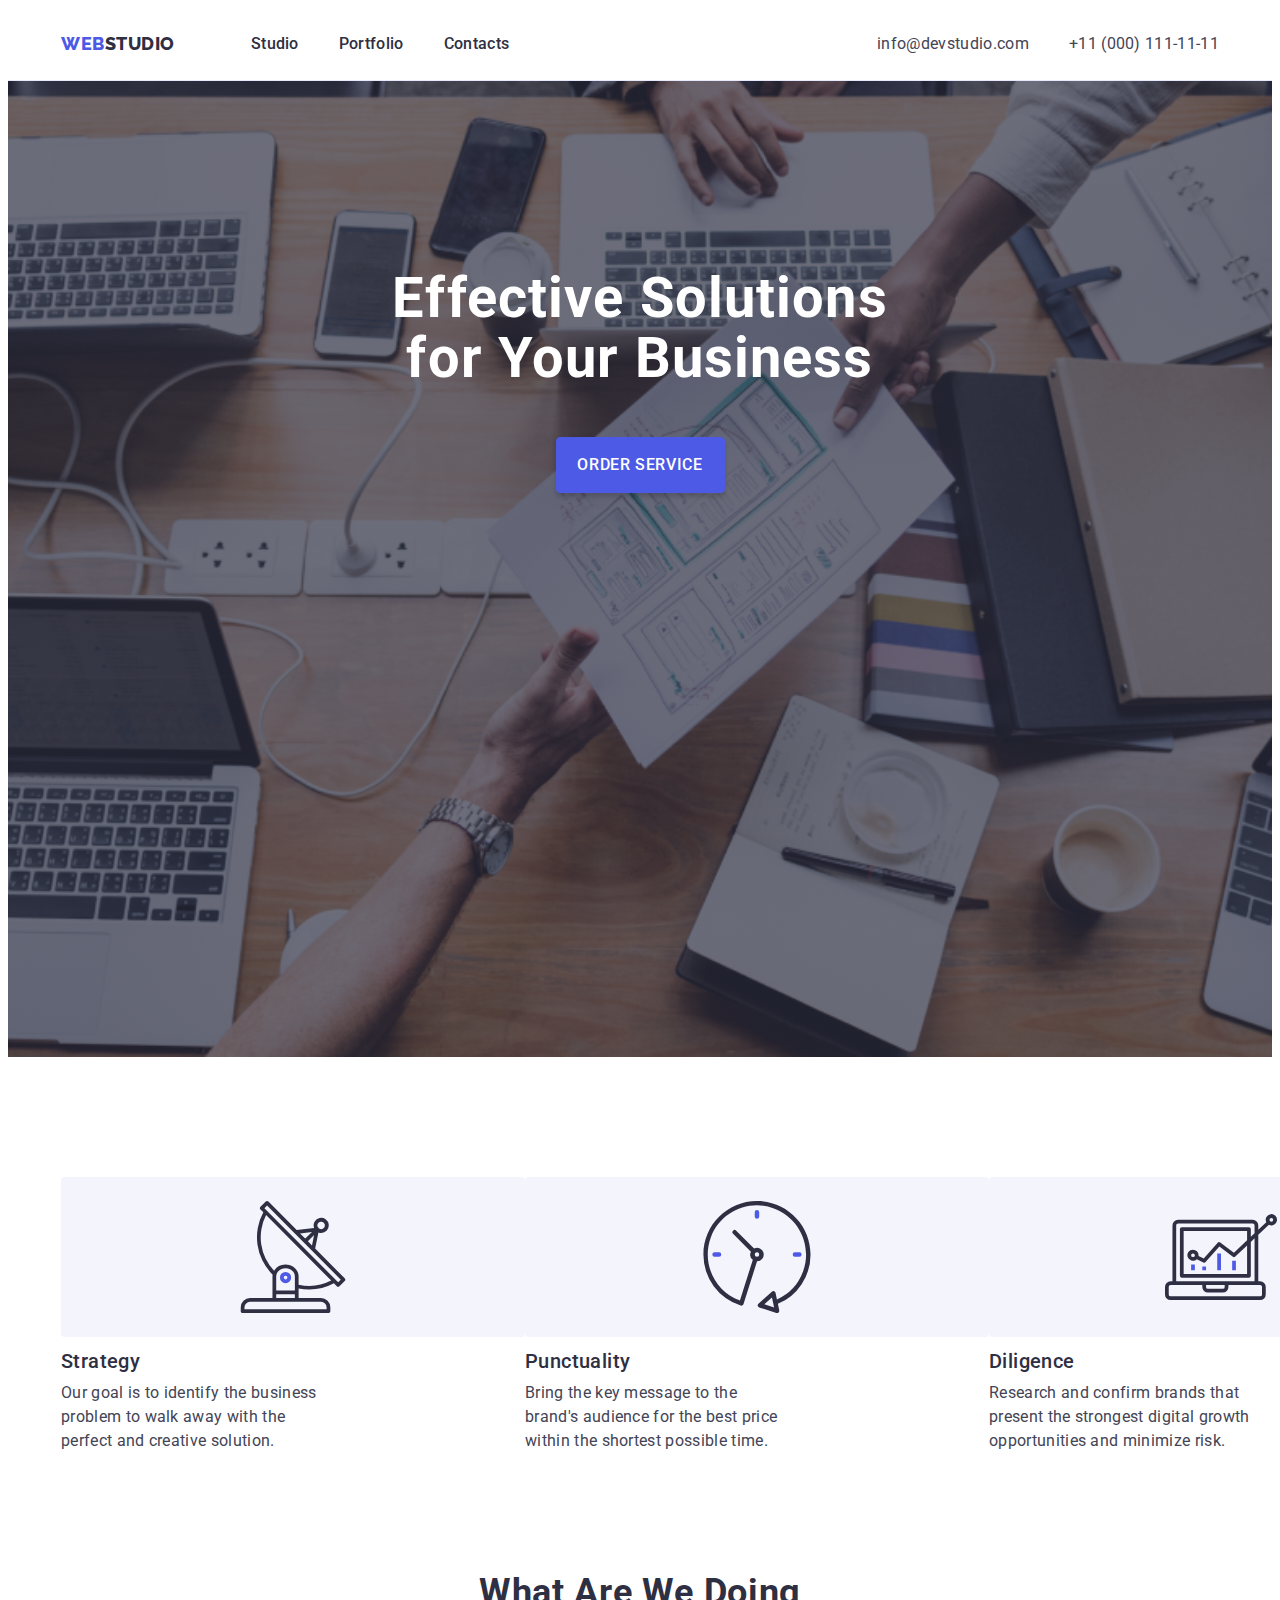
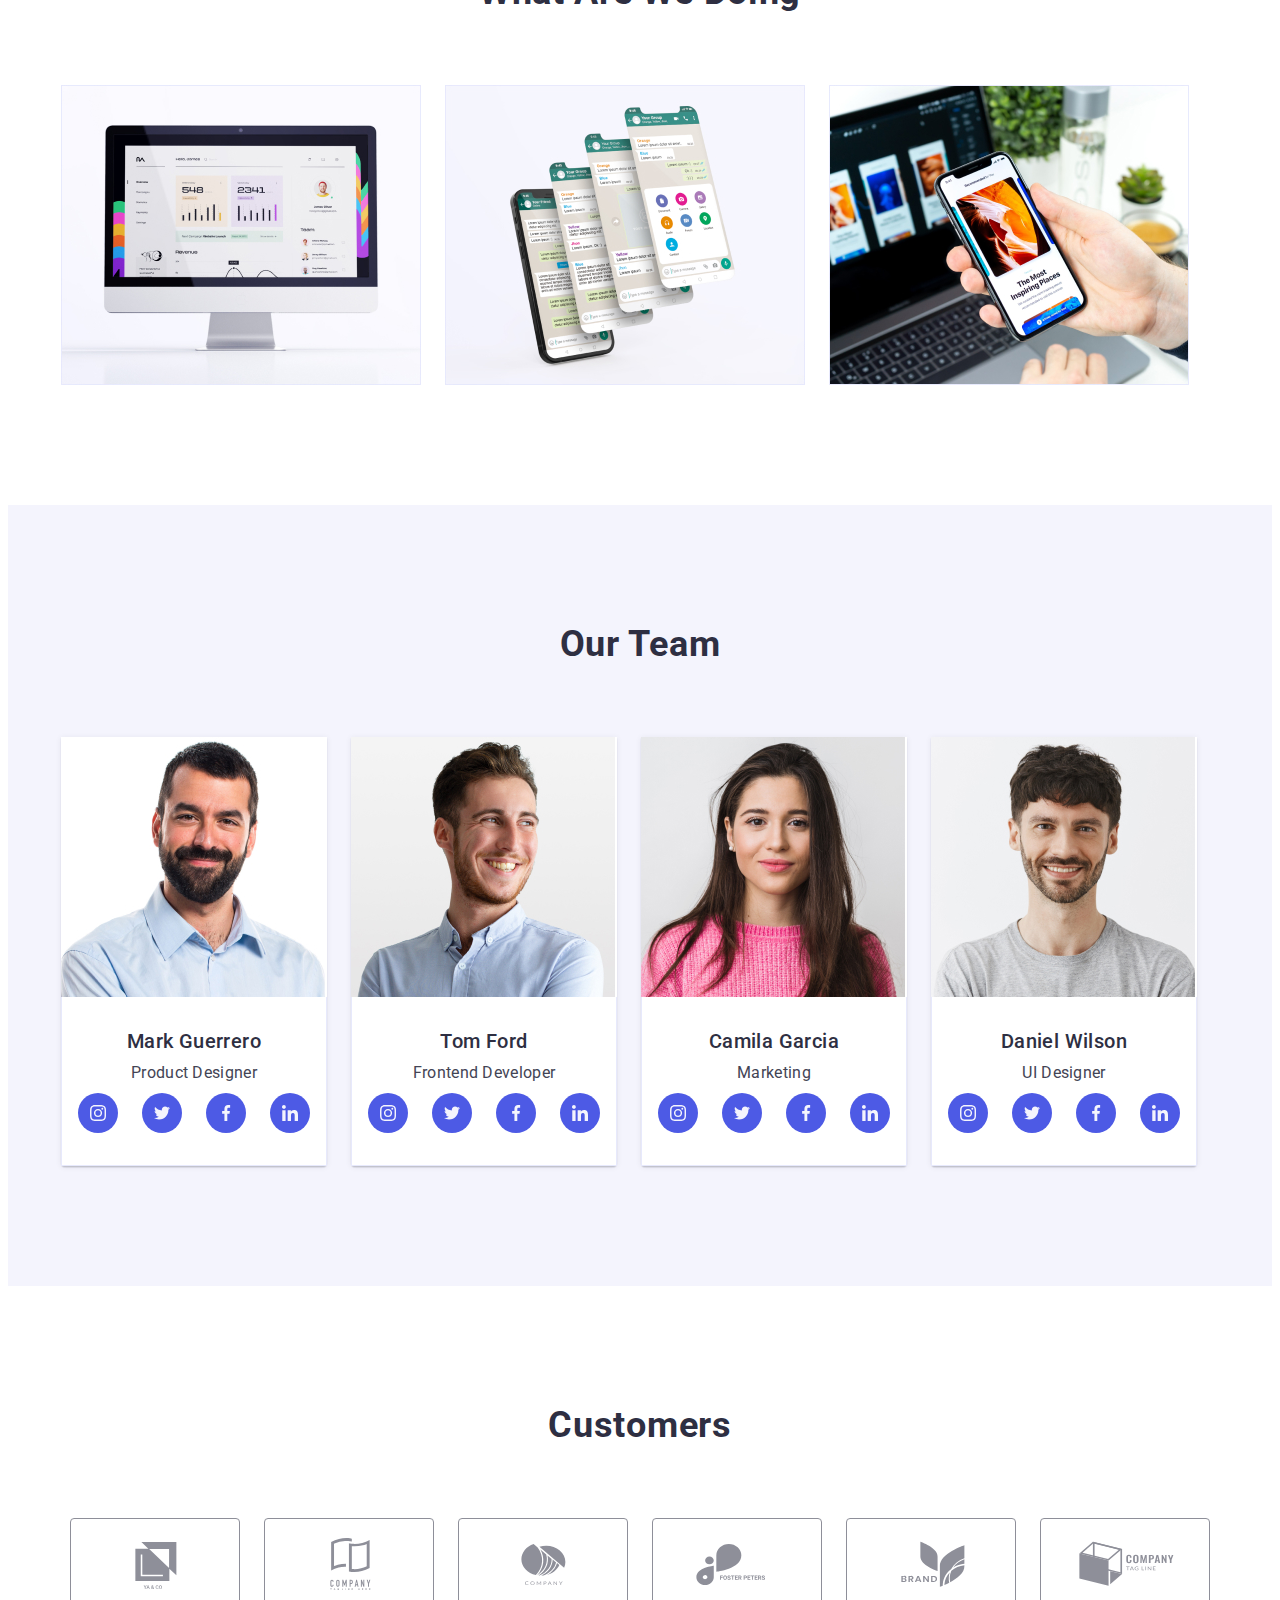
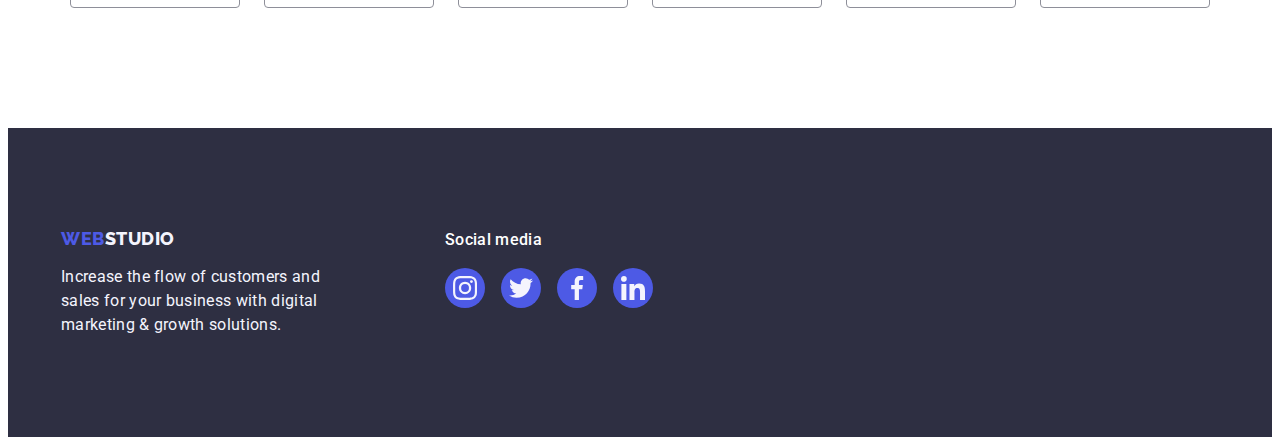
<file: index.html>
<!DOCTYPE html>
<html lang="en">
<head>
    <meta charset="UTF-8">
    <meta http-equiv="X-UA-Compatible" content="IE=edge">
    <meta name="viewport" content="width=device-width, initial-scale=1.0">
    <title>WebStudio</title>
    <link rel="preconnect" href="https://fonts.googleapis.com">
    <link rel="preconnect" href="https://fonts.gstatic.com" crossorigin>
    <link href="https://fonts.googleapis.com/css2?family=Raleway:wght@800&family=Roboto:wght@400;500;600;700&display=swap" rel="stylesheet">
    <link rel="stylesheet" href="https://cdnjs.cloudflare.com/ajax/libs/modern-normalize/1.1.0/modern-normalize.min.css" integrity="sha512-wpPYUAdjBVSE4KJnH1VR1HeZfpl1ub8YT/NKx4PuQ5NmX2tKuGu6U/JRp5y+Y8XG2tV+wKQpNHVUX03MfMFn9Q==" crossorigin="anonymous" referrerpolicy="no-referrer" />
    <link rel="stylesheet" href="./css/styles.css">
</head>
<body>
    <header class="header">
    <div class="container header-container">  
    <nav class="header-navigation">
        <a href="./index.html" class="header-logo link">Web<span class="header-span">Studio</span></a>
        <ul class="header-list list">
           <li class="header-item"><a class="header-link link" href="./index.html">Studio</a></li>
           <li class="header-item"><a class="header-link link" href="./portfolio.html">Portfolio</a></li>
           <li class="header-item"><a class="header-link link" href="">Contacts</a></li>
        </ul>
    </nav>
      <address class="header-adress">
        <ul class="header-list-contacts list">
          <li class="header-item"><a class="header-contact link" href="mailto:info@devstudio.com">info@devstudio.com</a></li>
          <li class="header-item"><a class="header-contact link" href="tel:+110001111111">+11 (000) 111-11-11</a></li>
        </ul>
      </address>
    </div>  
    </header>
    <main>
        <section class="solutions">
        <div class="container">    
            <h1 class="solutions-title">Effective Solutions for Your Business</h1>
            <button class="solutions-btn" type="button">Order Service</button>
        </div>
        </section>
        <section class="principles">
        <div class="container">    
            <h2 hidden class="principles-title">Working principles</h2>
            
            <ul  class="principles-list list">
                <li class="principles-item">
                    <svg class="principles-feauters-icon" width="64" height="64">
                        <use href="./images/icons.svg#icon-antenna-1"></use>
                    </svg>
                    <h3 class="principles-title">Strategy</h3>
                    <p class="principles-text">Our goal is to identify the business problem to walk away with the perfect and creative solution. </p>
                
                </li>
                <li class="principles-item">
                    
                    <svg class="principles-feauters-icon" width="64" height="64">
                        <use href="./images/icons.svg#icon-clock-1"></use>
                    </svg>
                    
                    <h3 class="principles-title">Punctuality</h3>
                    <p class="principles-text">Bring the key message to the brand's audience for the best price within the shortest possible time.</p>
                
                </li>
                <li class="principles-item">
                    
                    <svg class="principles-feauters-icon" width="64" height="64">
                        <use href="./images/icons.svg#icon-diagram-1"></use>
                    </svg>
                    
                    <h3 class="principles-title">Diligence</h3>
                    <p class="principles-text">Research and confirm brands that present the strongest digital growth opportunities and minimize risk.</p>
                
                </li>
                <li class="principles-item">   
                    <svg class="principles-feauters-icon" width="64" height="64">
                        <use href="./images/icons.svg#icon-astronaut-1"></use>
                    </svg>      
                    <h3 class="principles-title">Technologies</h3>
                    <p class="principles-text">Design practice focused on digital experiences. We bring forth a deep passion for problem-solving.</p>
                
                </li>
            </ul>  
        </div>   
        </section>
            <section class="job">
            <div class="container">    
            <h2 class="job-title">What are we doing</h2>
            <ul class="job-list list">
            <li class="job-item">
                <img src="./images/computer.jpg" alt="computer" width="360" height="300">
            </li>

            <li class="job-item">
                <img src="./images/messenger.jpg" alt="mesengers" width="360" height="300">
            </li>

            <li class="job-item">
                <img src="./images/work-place.jpg" alt="smartfone" width="360" height="300">
            </li>    
            </ul>    
            </div>
        </section>
        <section class="team">
        <div class="container">
            <h2 class="team-title">Our Team</h2>
            <ul class="team-list list">
                <li class="team-item"><img src="./images/mark.jpg" alt="Mark Guerrero" width="264" height="260">
                    <div class="card-container">
                        <h3 class="team-subtitle">Mark Guerrero</h3>
                        <p class="team-text">Product Designer</p>
                        <ul class="team-soc-list list">
                            <li class="team-soc-item"><a href="" class="team-soc-link link">
                                <svg class="team-soc-icon" width="16" height="16">
                                    <use href="./images/icons.svg#icon-instagram"></use>
                                </svg>
                            </a></li>
                            <li class="team-soc-item"><a href="" class="team-soc-link link">
                                <svg class="team-soc-icon" width="16" height="16">
                                    <use href="./images/icons.svg#icon-twitter"></use>
                                </svg>
                            </a></li>
                            <li class="team-soc-item"><a href="" class="team-soc-link link">
                                <svg class="team-soc-icon" width="16" height="16">
                                    <use href="./images/icons.svg#icon-facebook"></use>
                                </svg>
                            </a></li>
                            <li class="team-soc-item"><a href="" class="team-soc-link link">
                                <svg class="team-soc-icon" width="16" height="16">
                                    <use href="./images/icons.svg#icon-linkedin"></use>
                                </svg>
                            </a></li>
                        </ul>
                    </div>
                </li>
                <li class="team-item"><img src="./images/tom.jpg" alt="Tom Ford" width="264" height="260">
                    <div class="card-container">
                        <h3 class="team-subtitle">Tom Ford</h3>
                        <p class="team-text">Frontend Developer</p>
                        <ul class="team-soc-list list">
                            <li class="team-soc-item"><a href="" class="team-soc-link link">
                                <svg class="team-soc-icon" width="16" height="16">
                                    <use href="./images/icons.svg#icon-instagram"></use>
                                </svg>
                            </a></li>
                            <li class="team-soc-item"><a href="" class="team-soc-link link">
                                <svg class="team-soc-icon" width="16" height="16">
                                    <use href="./images/icons.svg#icon-twitter"></use>
                                </svg>
                            </a></li>
                            <li class="team-soc-item"><a href="" class="team-soc-link link">
                                <svg class="team-soc-icon" width="16" height="16">
                                    <use href="./images/icons.svg#icon-facebook"></use>
                                </svg>
                            </a></li>
                            <li class="team-soc-item"><a href="" class="team-soc-link link">
                                <svg class="team-soc-icon" width="16" height="16">
                                    <use href="./images/icons.svg#icon-linkedin"></use>
                                </svg>
                            </a></li>
                        </ul>
                    </div>
                </li>
                <li class="team-item"><img src="./images/camila.jpg" alt="Camila Garcia" width="264" height="260">
                    <div class="card-container">
                        <h3 class="team-subtitle">Camila Garcia</h3>
                        <p class="team-text">Marketing</p>
                        <ul class="team-soc-list list">
                            <li class="team-soc-item"><a href="" class="team-soc-link link">
                                <svg class="team-soc-icon" width="16" height="16">
                                    <use href="./images/icons.svg#icon-instagram"></use>
                                </svg>
                            </a></li>
                            <li class="team-soc-item"><a href="" class="team-soc-link link">
                                <svg class="team-soc-icon" width="16" height="16">
                                    <use href="./images/icons.svg#icon-twitter"></use>
                                </svg>
                            </a></li>
                            <li class="team-soc-item"><a href="" class="team-soc-link link">
                                <svg class="team-soc-icon" width="16" height="16">
                                    <use href="./images/icons.svg#icon-facebook"></use>
                                </svg>
                            </a></li>
                            <li class="team-soc-item"><a href="" class="team-soc-link link">
                                <svg class="team-soc-icon" width="16" height="16">
                                    <use href="./images/icons.svg#icon-linkedin"></use>
                                </svg>
                            </a></li>
                        </ul>
                    </div>
                </li>
                <li class="team-item"><img src="./images/deniel.jpg" alt="Daniel Wilson" width="264" height="260">
                    <div class="card-container">
                        <h3 class="team-subtitle">Daniel Wilson</h3>
                        <p class="team-text">UI Designer</p>
                        <ul class="team-soc-list list">
                            <li class="team-soc-item"><a href="" class="team-soc-link link">
                                <svg class="team-soc-icon" width="16" height="16">
                                    <use href="./images/icons.svg#icon-instagram"></use>
                                </svg>
                            </a></li>
                            <li class="team-soc-item"><a href="" class="team-soc-link link">
                                <svg class="team-soc-icon" width="16" height="16">
                                    <use href="./images/icons.svg#icon-twitter"></use>
                                </svg>
                            </a></li>
                            <li class="team-soc-item"><a href="" class="team-soc-link link">
                                <svg class="team-soc-icon" width="16" height="16">
                                    <use href="./images/icons.svg#icon-facebook"></use>
                                </svg>
                            </a></li>
                            <li class="team-soc-item"><a href="" class="team-soc-link link">
                                <svg class="team-soc-icon" width="16" height="16">
                                    <use href="./images/icons.svg#icon-linkedin"></use>
                                </svg>
                            </a></li>
                        </ul>
                    </div>   
                </li>
            </ul>
        </div>
        </section>
        <section class="customers">
        <div class="container">
            <h2 class="customers-title">Customers</h4>
            <ul class="customers-list list">
                <li class="customers-item">
                <div class="customers-logos-container">
                    <a class="customers-link link" href>
                        <svg class="customers-icon" width="104" height="56">
                            <use href="./images/icons.svg#icon-Logo-0"></use>
                        </svg>
                    </a>
                </div>
                </li>
                <li class="customers-item">
                <div class="customers-logos-container">
                    <a class="customers-link link" href>
                        <svg class="customers-icon" width="104" height="56">
                            <use href="./images/icons.svg#icon-Logo-1"></use>
                        </svg>
                    </a>
                </div>
                </li>
                <li class="customers-item">
                <div class="customers-logos-container">
                    <a class="customers-link link" href>
                        <svg class="customers-icon" width="104" height="56">
                            <use href="./images/icons.svg#icon-Logo-2"></use>
                        </svg>
                    </a>
                </div>
                </li>
                <li class="customers-item">
                    <div class="customers-logos-container">
                    <a class="customers-link link" href>
                        <svg class="customers-icon" width="104" height="56">
                            <use href="./images/icons.svg#icon-Logo-3"></use>
                        </svg>
                    </a>
                </div>
                </li>
                <li class="customers-item">
                <div class="customers-logos-container">
                    <a class="customers-link link" href>
                        <svg class="customers-icon" width="104" height="56">
                            <use href="./images/icons.svg#icon-Logo-4"></use>
                        </svg>
                    </a>
                </div>
                </li>
                <li class="customers-item">
                <div class="customers-logos-container">
                    <a class="customers-link link" href>
                        <svg class="customers-icon" width="104" height="56">
                            <use href="./images/icons.svg#icon-Logo-5"></use>
                        </svg>
                    </a>
                </div>
                </li>
            </ul>
        </div>
        </section>
    </main>
    <footer class="footer">
    <div class="container footer-container">    
        <div class="footer-logotype">
            <a  class="footer-logo link" href="./index.html">Web<span class="footer-span">Studio</span></a>
            <p class="footer-text">Increase the flow of customers and sales for your business with digital marketing & growth solutions.</p>
        </div>
            <div class="footer-soc-media">
            <p class="footer-subtitle">Social media</p>
        <ul class="footer-soc-list list">
            <li class="footer-soc-item"><a href="" class="footer-soc-link link">
                <svg class="footer-soc-icon" width="24" height="24">
                    <use href="./images/icons.svg#icon-instagram"></use>
                </svg>
            </a></li>
            <li class="footer-soc-item"><a href="" class="footer-soc-link link">
                <svg class="footer-soc-icon" width="24" height="24">
                    <use href="./images/icons.svg#icon-twitter"></use>
                </svg>
            </a></li>
            <li class="footer-soc-item"><a href="" class="footer-soc-link link">
                <svg class="footer-soc-icon" width="24" height="24">
                    <use href="./images/icons.svg#icon-facebook"></use>
                </svg>
            </a></li>
            <li class="footer-soc-item"><a href="" class="footer-soc-link link">
                <svg class="footer-soc-icon" width="24" height="24">
                    <use href="./images/icons.svg#icon-linkedin"></use>
                </svg>
            </a></li>
        </ul>
        </div>
    </div>    
    </footer>
</body>
</html>
</file>
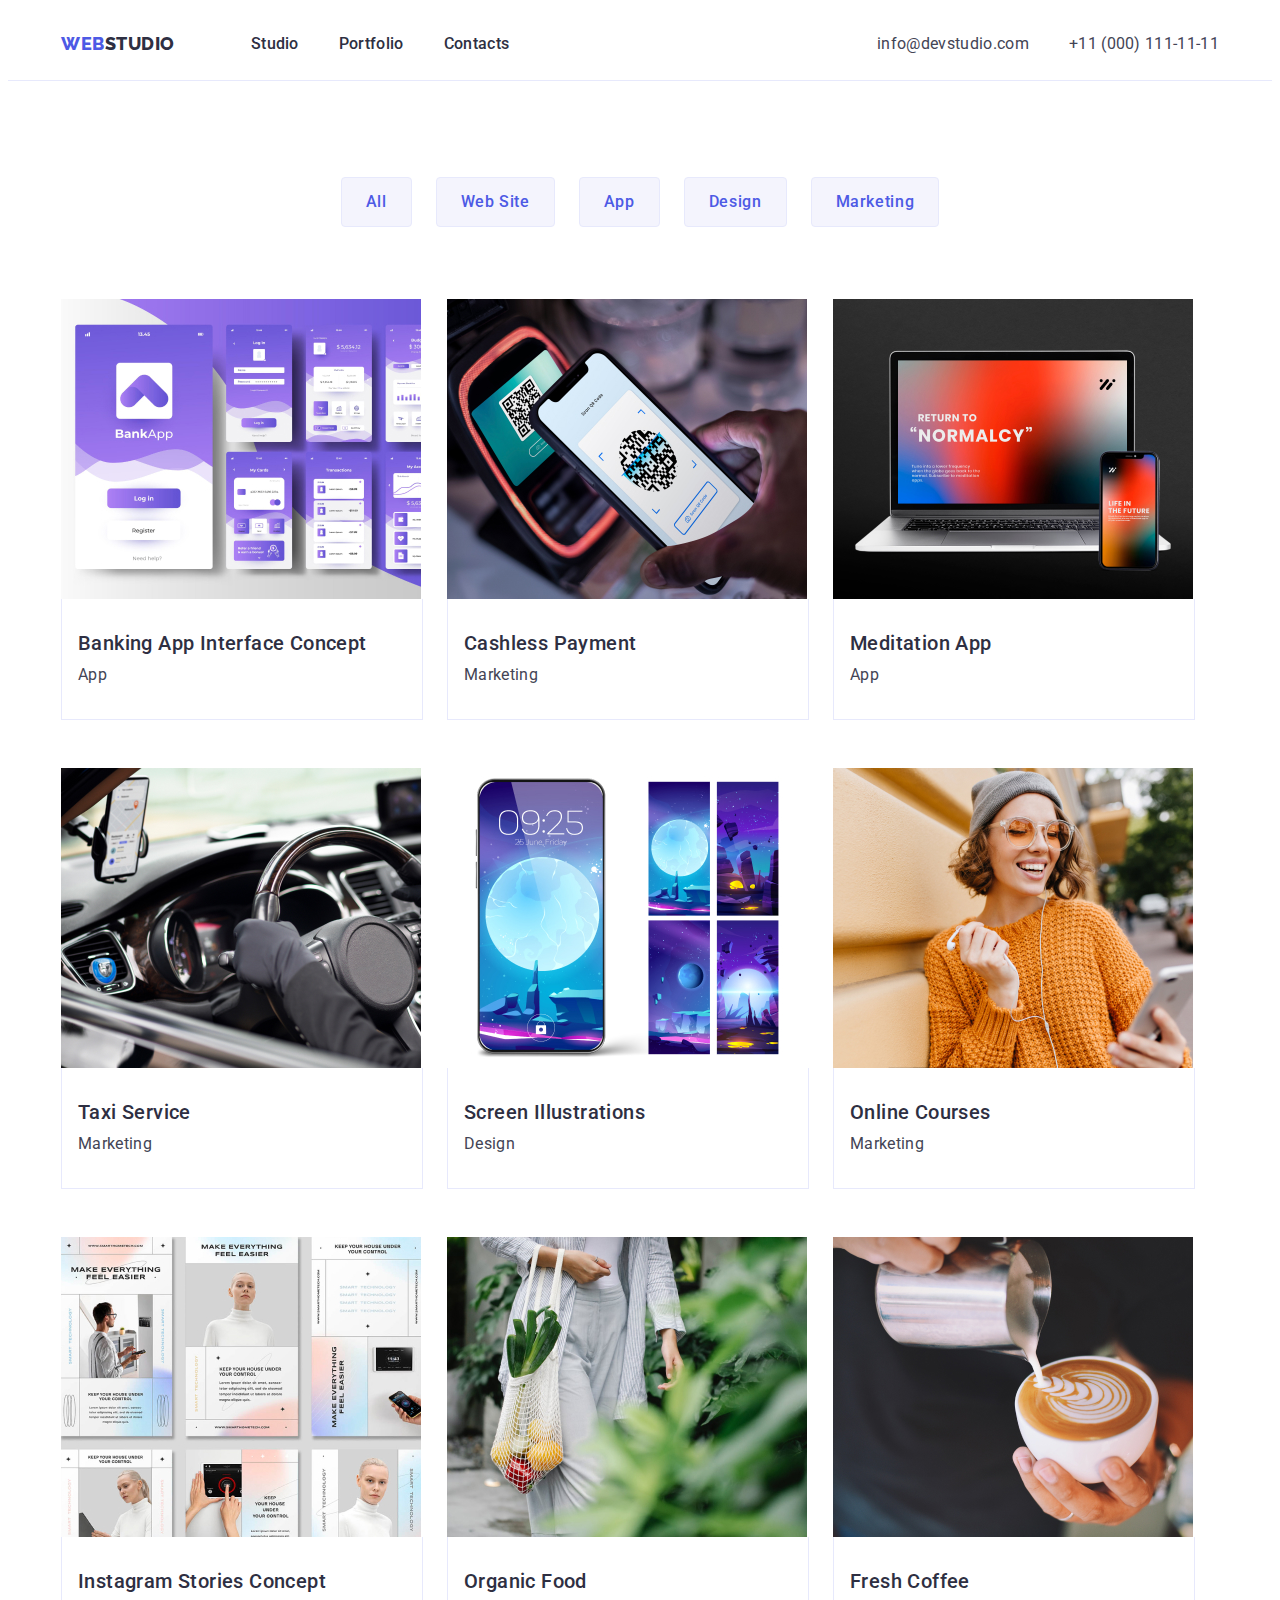
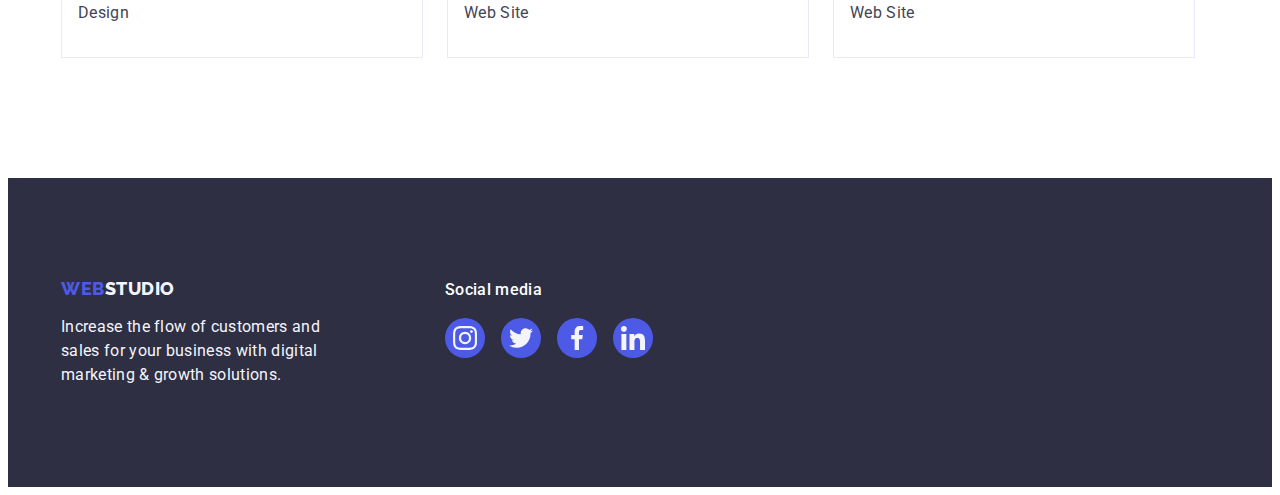
<file: portfolio.html>
<!DOCTYPE html>
<html lang="en">
<head>
    <meta charset="UTF-8">
    <meta http-equiv="X-UA-Compatible" content="IE=edge">
    <meta name="viewport" content="width=device-width, initial-scale=1.0">
    <title>Portfolio</title>
    <link rel="preconnect" href="https://fonts.googleapis.com">
    <link rel="preconnect" href="https://fonts.gstatic.com" crossorigin>
    <link href="https://fonts.googleapis.com/css2?family=Raleway:wght@800&family=Roboto:wght@400;500;600;700&display=swap" rel="stylesheet">
    <link rel="stylesheet" href="https://cdnjs.cloudflare.com/ajax/libs/modern-normalize/1.1.0/modern-normalize.min.css" integrity="sha512-wpPYUAdjBVSE4KJnH1VR1HeZfpl1ub8YT/NKx4PuQ5NmX2tKuGu6U/JRp5y+Y8XG2tV+wKQpNHVUX03MfMFn9Q==" crossorigin="anonymous" referrerpolicy="no-referrer" />
    <link rel="stylesheet" href="./css/styles.css">
</head>
<body>
    <header class="header">
        <div class="container header-container">
        <nav class="header-navigation">
            <a href="./index.html" class="header-logo link">Web<span class="header-span">Studio</span></a>
            <ul class="header-list list">
               <li class="header-item"><a class="header-link link" href="./index.html">Studio</a></li>
               <li class="header-item"><a class="header-link link" href="./portfolio.html">Portfolio</a></li>
               <li class="header-item"><a class="header-link link" href="">Contacts</a></li>
            </ul>
        </nav>
          <address class="header-contacts">
            <ul class="header-list-contacts list">
              <li class="header-item"><a class="header-contact link" href="mailto:info@devstudio.com">info@devstudio.com</a></li>
              <li class="header-item"><a class="header-contact link" href="tel:+110001111111">+11 (000) 111-11-11</a></li>
            </ul>
          </address>
        </div>
        </header>
        <main>
            <section class="portfolio">
            <div class="container">
                <h1 hidden class="portfolio-title">Portfolio</h1>
                <ul class="portfolio-list list">
                    <li class="portfolio-item"><button class="portfolio-btn" type="button">All</button></li>
                    <li class="portfolio-item"><button class="portfolio-btn" type="button">Web Site</button></li>
                    <li class="portfolio-item"><button class="portfolio-btn" type="button">App</button></li>
                    <li class="portfolio-item"><button class="portfolio-btn" type="button">Design</button></li>
                    <li class="portfolio-item"><button class="portfolio-btn" type="button">Marketing</button></li>
                </ul>
                <ul class="portfolio-list-photo list">
                    <li class="portfolio-item-photo"><a class="portfolio-link link" href="#"><img src="./images/interface.jpg" alt="interface" width="360" height="300">
                    <div class="card-container">   
                        <h2 class="portfolio-subtitle">Banking App Interface Concept</h2>
                        <p class="portfolio-text-photo">App</p></a>
                    </div>
                    </li>
                    <li class="portfolio-item-photo"><a class="portfolio-link link" href="#"><img src="./images/qr.jpg" alt="qr" width="360" height="300">
                    <div class="card-container">
                        <h2 class="portfolio-subtitle">Cashless Payment</h2>
                        <p class="portfolio-text-photo">Marketing</p></a>
                    </div>
                    </li>
                    <li class="portfolio-item-photo"><a class="portfolio-link link" href="#"><img src="./images/laptop.jpg" alt="app" width="360" height="300">
                    <div class="card-container">
                        <h2 class="portfolio-subtitle">Meditation App</h2>
                        <p class="portfolio-text-photo">App</p></a>
                    </div>
                    </li>
                    <li class="portfolio-item-photo"><a class="portfolio-link link" href="#"><img src="./images/car.jpg" alt="car" width="360" height="300">
                    <div class="card-container">
                        <h2 class="portfolio-subtitle">Taxi Service</h2>
                        <p class="portfolio-text-photo">Marketing</p></a>
                    </div>
                    </li>
                    <li class="portfolio-item-photo"><a class="portfolio-link link" href="#"><img src="./images/smartphone.jpg" alt="smartphone" width="360" height="300">
                    <div class="card-container">
                        <h2 class="portfolio-subtitle">Screen Illustrations</h2>
                        <p class="portfolio-text-photo">Design</p></a>
                    </div>
                    </li>
                    <li class="portfolio-item-photo"><a class="portfolio-link link" href="#"><img src="./images/woman.jpg" alt="woman" width="360" height="300">
                    <div class="card-container">
                        <h2 class="portfolio-subtitle">Online Courses</h2>
                        <p class="portfolio-text-photo">Marketing</p></a>
                    </div>
                    </li>
                    <li class="portfolio-item-photo"><a class="portfolio-link link" href="#"><img src="./images/instruction.jpg" alt="instruction" width="360" height="300">
                    <div class="card-container">
                        <h2 class="portfolio-subtitle">Instagram Stories Concept</h2>
                        <p class="portfolio-text-photo">Design</p></a>
                    </div>
                    </li>
                    <li class="portfolio-item-photo"><a class="portfolio-link link" href="#"><img src="./images/grocceries.jpg" alt="grocceries" width="360" height="300">
                    <div class="card-container">
                        <h2 class="portfolio-subtitle">Organic Food</h2>
                        <p class="portfolio-text-photo">Web Site</p></a>
                    </div>
                    </li>
                    <li class="portfolio-item-photo"><a class="portfolio-link link" href="#"><img src="./images/cofee.jpg" alt="cofee" width="360" height="300">
                    <div class="card-container">
                        <h2 class="portfolio-subtitle">Fresh Coffee</h2>
                        <p class="portfolio-text-photo">Web Site</p></a>
                    </div>
                    </li>
                </ul>
            </div>
            </section>
        </main>
        <footer class="footer">
            <div class="container footer-container">    
                <div class="footer-logotype">
                    <a  class="footer-logo link" href="./index.html">Web<span class="footer-span">Studio</span></a>
                    <p class="footer-text">Increase the flow of customers and sales for your business with digital marketing & growth solutions.</p>
                </div>
                    <div class="footer-soc-media">
                    <p class="footer-subtitle">Social media</p>
                <ul class="footer-soc-list list">
                    <li class="footer-soc-item"><a href="" class="footer-soc-link link">
                        <svg class="footer-soc-icon" width="24" height="24">
                            <use href="./images/icons.svg#icon-instagram"></use>
                        </svg>
                    </a></li>
                    <li class="footer-soc-item"><a href="" class="footer-soc-link link">
                        <svg class="footer-soc-icon" width="24" height="24">
                            <use href="./images/icons.svg#icon-twitter"></use>
                        </svg>
                    </a></li>
                    <li class="footer-soc-item"><a href="" class="footer-soc-link link">
                        <svg class="footer-soc-icon" width="24" height="24">
                            <use href="./images/icons.svg#icon-facebook"></use>
                        </svg>
                    </a></li>
                    <li class="footer-soc-item"><a href="" class="footer-soc-link link">
                        <svg class="footer-soc-icon" width="24" height="24">
                            <use href="./images/icons.svg#icon-linkedin"></use>
                        </svg>
                    </a></li>
                </ul>
                </div>
            </div>    
            </footer>
</body>
</html>
</file>
<file: css/styles.css>
:root{
    --title-color: #2E2F42;
    --text-color: #434455;
}

p,
h1,
h2,
h3,
h4,
h5,
h6 {
    margin: 0;
}


ul {
    margin: 0;
    padding-left: 0;
}

.container {
    max-width: 1158px;
    padding-left: 15px;
    padding-right: 15px;
    margin: 0 auto;
}

body {
   font-family: "Roboto", sans-serif;
   color: var(--text-color);
   background-color: #ffffff;
   
}

.list{
   list-style: none;
} 

.link{
    text-decoration: none;

}

.header {
    background-color: #ffffff;
    border-bottom: 1px solid #E7E9FC; 
    padding-top: 24px;
    padding-bottom: 24px;
}

.header-container {
display: flex;
align-items: center;
} 

.header-navigation {
display: flex;
align-items: center;
margin-right: auto;
}

.header-logo {
    font-family: "Raleway", sans-serif;
    font-weight: 800;
    font-size: 18px;
    line-height: 1.17;
    letter-spacing: 0.03em;
    text-transform: uppercase;
    color: #4d5ae5;
    margin-right: 76px;
}

.header-span {
    color: var(--title-color);
}

.header-list {
display: flex;
gap: 40px;
}

.header-item {

}


.header-link {
    font-weight: 500;
    font-size: 16px;
    line-height: 1.5;
    letter-spacing: 0.02em;
    color: var(--title-color);
}

.header-link:hover {
    color: #404BBF;
}
.header-link:focus {
    color: #404BBF;
}

.header-list-contacts {
    display: flex;
}

.header-adress {
    font-style: normal;
    
}

.header-contacts {
    font-style: normal;
}

.header-contact {
    font-size: 16px;
    line-height: 1.5;
    letter-spacing: 0.02em;
    color: var(--text-color);
    font-style: normal;
    margin-left: 40px;
}
.header-contact:hover {
    color: #404BBF;
}
.header-contact:focus {
    color: #404BBF;
}

.solutions {
    height: 600px;
    background-color: var(--title-color);
    background-image: linear-gradient(
        rgba(46, 47, 66, 0.7),
        rgba(46, 47, 66, 0.7)
    ),
    url(../images/solutions-bg.jpg);
    background-repeat: no-repeat;
    background-position: center;
    background-size: cover;
    padding-top: 188px;
    padding-bottom: 188px;
    text-align: center;
    
}


.solutions-title {
    font-size: 56px;
    line-height: 1.07;
    letter-spacing: 0.02em;
    color: #ffffff;
    width: 496px;
    margin: 0 auto;
    margin-bottom: 48px;
}

.solutions-btn {
    min-width: 169px;
    height: 56px;
    font-family: inherit;
    font-weight: 500;
    font-size: 16px;
    line-height: 1.5;
    letter-spacing: 0.04em;
    text-transform: uppercase;
    color: #ffffff;
    background-color: #4D5AE5;
    cursor: pointer;
    border-radius: 4px;
    border: 1px solid #4D5AE5;
    box-shadow: 0px 4px 4px rgba(0, 0, 0, 0.15);
    display: block;
    margin: 0 auto;
}

.solutions-btn:hover{
    background-color: #404BBF;
}
.solutions-btn:focus{
    background-color: #404BBF;
}


.principles {
    background-color: #ffffff;
    padding-top: 120px;
    padding-bottom: 120px;
}

.principles-list {
    display: flex;
    width: calc ((100% - 24px) / 3);
    
}


.principles-feauters-icon {
    width: 264px;
    height: 112px;
    padding: 24px 100px;
    background-color:#F4F4FD;
    border-radius: 4px;
    margin-bottom: 8px;
    
}

.principles-item {

}

.principles-title {
    font-weight: 500;
    font-size: 20px;
    line-height: 1.2;
    letter-spacing: 0.02em;
    color: var(--title-color);
    margin-bottom: 8px;
}

.principles-text {
    width: 264px;
    font-size: 16px;
    line-height: 1.5;
    letter-spacing: 0.02em;
    color: var(--text-color);
    margin-right: 24px;
}


.job {
    background-color: #ffffff;


    padding-bottom: 120px;
}

.job-title {
    font-size: 36px;
    line-height: 1.11;
    letter-spacing: 0.02em;
    text-align: center;
    text-transform: capitalize;
    color: var(--title-color);
    margin-bottom: 72px;
}

.job-list {
    display: flex;
    gap: 24px;


}

.job-item {

}


.team {
    background-color: #F4F4FD;
    padding-top: 120px;
    padding-bottom: 120px;
}

.team-title {
    font-size: 36px;
    line-height: 1.11;
    letter-spacing: 0.02em;
    text-align: center;
    text-transform: capitalize;
    color: var(--title-color);
    margin-bottom: 72px;
}

.team-list {
    display: flex;
    gap: 24px;
}

.team-item {
    background-color: #ffffff;
    border-radius: 0px 0px 4px 4px;
    box-shadow: 0px 1px 6px rgba(46, 47, 66, 0.08), 
    0px 1px 1px rgba(46, 47, 66, 0.16), 
    0px 2px 1px rgba(46, 47, 66, 0.08);
}

.card-container {
    padding: 32px 16px;
}

.team-subtitle {
    font-weight: 500;
    font-size: 20px;
    line-height: 1.2;
    letter-spacing: 0.02em;
    text-transform: capitalize;
    text-align: center;
    color: var(--title-color);
}

.team-text {
    font-size: 16px;
    line-height: 1.5;
    letter-spacing: 0.02em;
    text-align: center;
    color: var(--text-color);
    margin-top: 8px;
    margin-bottom: 8px;
}

.team-soc-list {
    display: flex;
    justify-content: center;
    gap: 24px;
}

.team-soc-item {
    width: 40px;
    height: 40px;
}

.team-soc-link {
    width: 100%;
    height: 100%;
    border-radius: 50%;
    background-color: #4D5AE5;
    display: flex;
    align-items: center;
    justify-content: center;
    color: #F4F4FD;
}

.team-soc-link:hover {
    background-color: #31D0AA;
}

.team-soc-link:focus {
    background-color: #31D0AA;
}

.team-soc-icon {
    fill: currentColor;
}

.customers {
    padding-top: 120px;
    padding-bottom: 120px;
}

.customers-logos-container {
    padding: 16px 32px;
}

.customers-title {
    font-size: 36px;
    line-height: 1.11;
    text-align: center;
    letter-spacing: 0.02em;
    text-transform: capitalize;
    color: #2E2F42;
    margin-bottom: 72px;
}

.customers-list {
    display: flex;
    justify-content: center;
    gap: 24px;
}

.customers-item {
    width: 168px;
    height: 88px;
    display: flex;
    justify-content: center;
    align-items: center;
    border: 1px solid #8E8F99;
    border-radius: 4px;
}

.customers-link {
    width: 168px;
    height: 88px;
    color: #8E8F99;
    display: flex;
    justify-content: center;
    align-items: center;
}

.customers-link:hover {
    border: 1px solid #404BBF;
    border-radius: 4px;
    color: #404BBF;
}

.customers-icon {
    fill: currentColor;
    width: 104px;
    height: 56px;
}



.footer {
    background-color: var(--title-color);
    padding-top: 100px;
    padding-bottom: 100px;

}

.footer-container {
display: flex;
}

.footer-logotype {
margin-right: 120px;
}


.footer-logo {
    font-family: "Raleway", sans-serif;
    font-weight: 800;
    font-size: 18px;
    line-height: 1.17;
    letter-spacing: 0.03em;
    text-transform: uppercase;
    color: #4d5ae5;
}

.footer-span {
    color: #F4F4FD;
}

.footer-text {
    width: 264px;
    font-size: 16px;
    line-height: 1.5;
    letter-spacing: 0.02em;
    color: #F4F4FD;;
    margin-top: 16px;
}

.footer-soc-media {

}

.footer-subtitle {
    font-weight: 500;
    font-size: 16px;
    line-height: 1.5;
    letter-spacing: 0.02em;
    color: #FFFFFF;
    margin-bottom: 16px;
} 

.footer-soc-list {
display: flex;
gap: 16px;
}

.footer-soc-item {
    width: 40px;
    height: 40px;
}

.footer-soc-link {
    width: 100%;
    height: 100%;
    border-radius: 50%;
    background-color: #4D5AE5;
    display: flex;
    align-items: center;
    justify-content: center;
    color: #F4F4FD;
}

.footer-soc-link:hover {
    background-color: #31D0AA;
}

.footer-soc-link:focus {
    background-color: #31D0AA;
}

.footer-soc-icon {
    fill: currentColor;
}

.header-container-portfolio {
    
}

.portfolio {
    padding-top: 96px;
    padding-bottom: 120px;
    
}


.portfolio-title {
}

.portfolio-list {
    display: flex;
    justify-content: center;
    gap: 24px;
}

.portfolio-item {
}

.portfolio-btn {
    font-family: inherit;
    font-weight: 500;
    font-size: 16px;
    line-height: 1.5;
    text-align: center;
    letter-spacing: 0.04em;
    color: #4D5AE5;
    cursor: pointer;
    background-color: #F4F4FD;
    border: 1px solid #E7E9FC;
    border-radius: 4px;
    padding: 12px 24px;
}

.portfolio-btn:hover{
    color: #FFFFFF;
    background-color: #404BBF;
    box-shadow: 0px 3px 1px rgba(0, 0, 0, 0.1),
    0px 2px 1px rgba(0, 0, 0, 0.08),
    0px 2px 2px rgba(0, 0, 0, 0.12);
}
.portfolio-btn:focus{
    color: #FFFFFF;
    background-color: #404BBF;
    box-shadow: 0px 3px 1px rgba(0, 0, 0, 0.1),
    0px 2px 1px rgba(0, 0, 0, 0.08),
    0px 2px 2px rgba(0, 0, 0, 0.12);
    
}  

.list {
    list-style: none;
    padding: 0;
    margin: 0;
}

.portfolio-list-photo {
    display: flex;
    flex-wrap: wrap;
    margin-top: 72px;
}


img {
    display: block;
}


.portfolio-item-photo {
    flex-basis: calc(100% / 3 - 24px);
    margin-right: 24px;
    margin-bottom: 48px;
}

.portfolio-item-photo:hover {
    box-shadow: 0px 1px 6px rgba(46, 47, 66, 0.08),
    0px 1px 1px rgba(46, 47, 66, 0.16),
    0px 2px 1px rgba(46, 47, 66, 0.08);
}

.portfolio-item-photo:nth-child(3n) {
    margin-right: 0;
}

.portfolio-item-photo:nth-child(n+7) {
    margin-bottom: 0;
}

.card-container {
    border-right: 1px solid #E7E9FC;
    border-left: 1px solid #E7E9FC;
    border-bottom: 1px solid #E7E9FC;
}


.portfolio-subtitle {
    font-weight: 500;
    font-size: 20px;
    line-height: 1.2;
    letter-spacing: 0.02em;
    color: var(--title-color);
}

.portfolio-text-photo {
    font-size: 16px;
    line-height: 1.5;
    letter-spacing: 0.02em;
    color: var(--text-color);
    margin-top: 8px;
}
</file>
